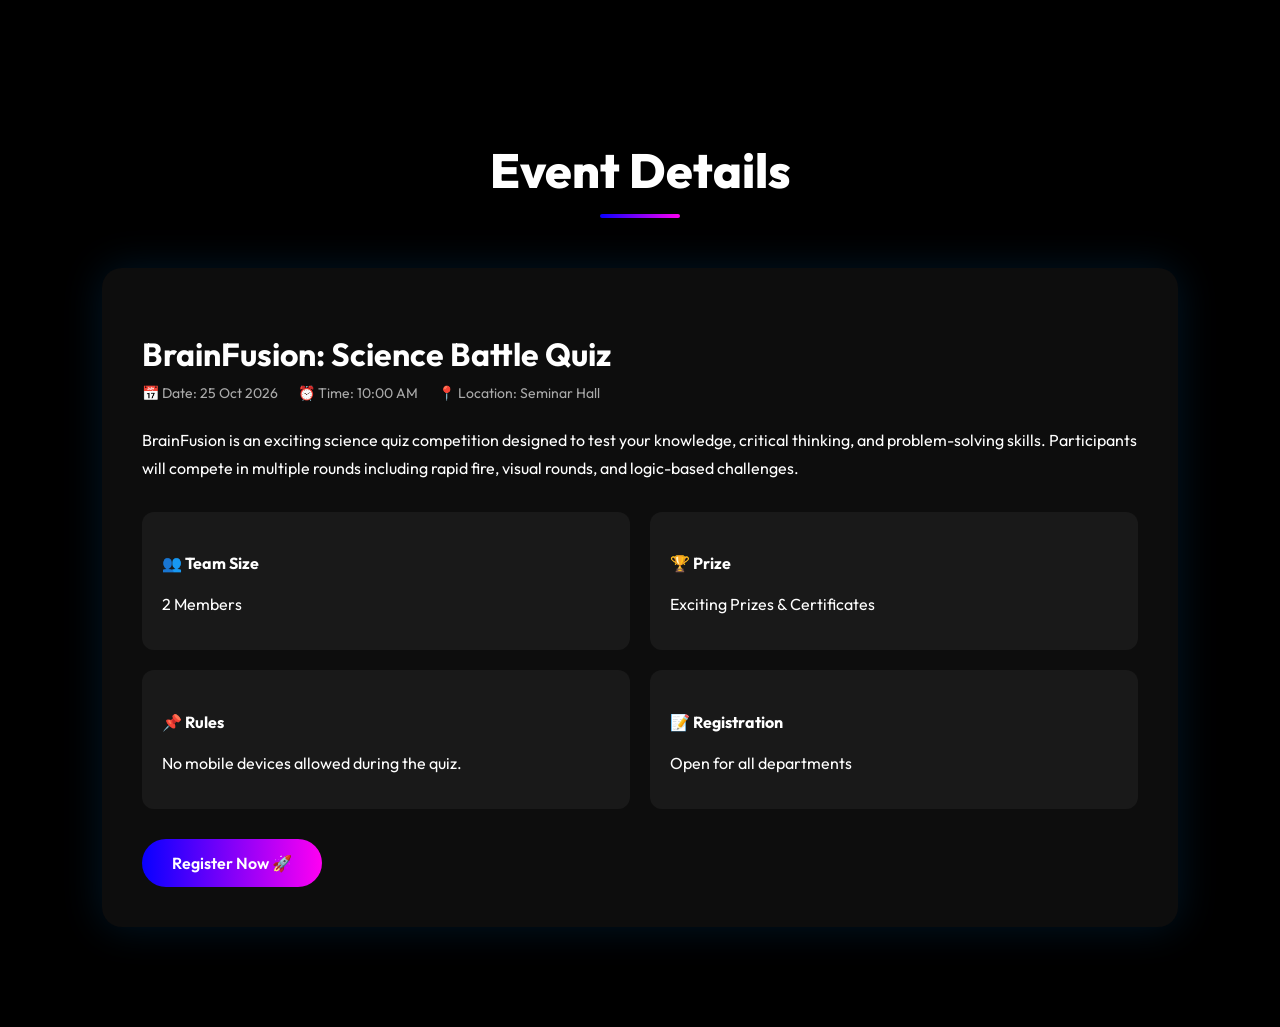
<file: event.html>
<!DOCTYPE html>
<html lang="en">
<head>
<meta charset="UTF-8">
<meta name="viewport" content="width=device-width, initial-scale=1.0">

<title>Event Details</title>

<link href="https://fonts.googleapis.com/css2?family=Outfit:wght@300;400;600;800&display=swap" rel="stylesheet">

<style>

/* ================= GLOBAL ================= */
body {
  margin: 0;
  font-family: 'Outfit', sans-serif;
  background: #000;
  color: #fff;
}

/* ================= SECTION ================= */
.event-details {
  padding: 100px 8%;
  max-width: 1200px;
  margin: auto;
}

/* ================= HEADING ================= */
.section-heading {
  font-size: 48px;
  font-weight: 800;
  text-align: center;
  margin-bottom: 50px;
  position: relative;
}

.section-heading::after {
  content: "";
  width: 80px;
  height: 4px;
  margin: 14px auto 0;
  display: block;
  background: linear-gradient(90deg, #0800ff, #ff00f2);
  border-radius: 4px;
}

/* ================= CARD ================= */
.event-card {
  background: rgba(255,255,255,0.05);
  border-radius: 20px;
  padding: 40px;
  backdrop-filter: blur(10px);
  box-shadow: 0 0 40px rgba(0,150,255,0.15);
}

/* ================= EVENT TITLE ================= */
.event-title {
  font-size: 32px;
  font-weight: 700;
  margin-bottom: 10px;
}

/* ================= META INFO ================= */
.event-meta {
  display: flex;
  flex-wrap: wrap;
  gap: 20px;
  margin-bottom: 25px;
  font-size: 14px;
  color: #aaa;
}

/* ================= DESCRIPTION ================= */
.event-description {
  line-height: 1.7;
  font-size: 16px;
  margin-bottom: 30px;
}

/* ================= DETAILS GRID ================= */
.details-grid {
  display: grid;
  grid-template-columns: repeat(2, 1fr);
  gap: 20px;
  margin-bottom: 30px;
}

.detail-box {
  background: rgba(255,255,255,0.05);
  padding: 20px;
  border-radius: 12px;
}

/* ================= BUTTON ================= */
.register-btn {
  display: inline-block;
  padding: 14px 30px;
  background: linear-gradient(90deg, #0800ff, #ff00f2);
  color: #fff;
  text-decoration: none;
  border-radius: 30px;
  font-weight: 600;
  transition: 0.3s;
}

.register-btn:hover {
  transform: scale(1.05);
  box-shadow: 0 0 20px rgba(255,0,255,0.6);
}

/* ================= MOBILE ================= */
@media (max-width: 600px) {

  .section-heading {
    font-size: 28px;
  }

  .event-card {
    padding: 25px;
  }

  .event-title {
    font-size: 22px;
  }

  .details-grid {
    grid-template-columns: 1fr;
  }

}

</style>
</head>

<body>

<section class="event-details">

  <h1 class="section-heading">Event Details</h1>

  <div class="event-card">

    <h2 class="event-title">BrainFusion: Science Battle Quiz</h2>

    <div class="event-meta">
      <span>📅 Date: 25 Oct 2026</span>
      <span>⏰ Time: 10:00 AM</span>
      <span>📍 Location: Seminar Hall</span>
    </div>

    <p class="event-description">
      BrainFusion is an exciting science quiz competition designed to test your knowledge,
      critical thinking, and problem-solving skills. Participants will compete in multiple rounds
      including rapid fire, visual rounds, and logic-based challenges.
    </p>

    <div class="details-grid">

      <div class="detail-box">
        <h4>👥 Team Size</h4>
        <p>2 Members</p>
      </div>

      <div class="detail-box">
        <h4>🏆 Prize</h4>
        <p>Exciting Prizes & Certificates</p>
      </div>

      <div class="detail-box">
        <h4>📌 Rules</h4>
        <p>No mobile devices allowed during the quiz.</p>
      </div>

      <div class="detail-box">
        <h4>📝 Registration</h4>
        <p>Open for all departments</p>
      </div>

    </div>

    <a href="#" class="register-btn">Register Now 🚀</a>

  </div>

</section>

</body>
</html>
</file>
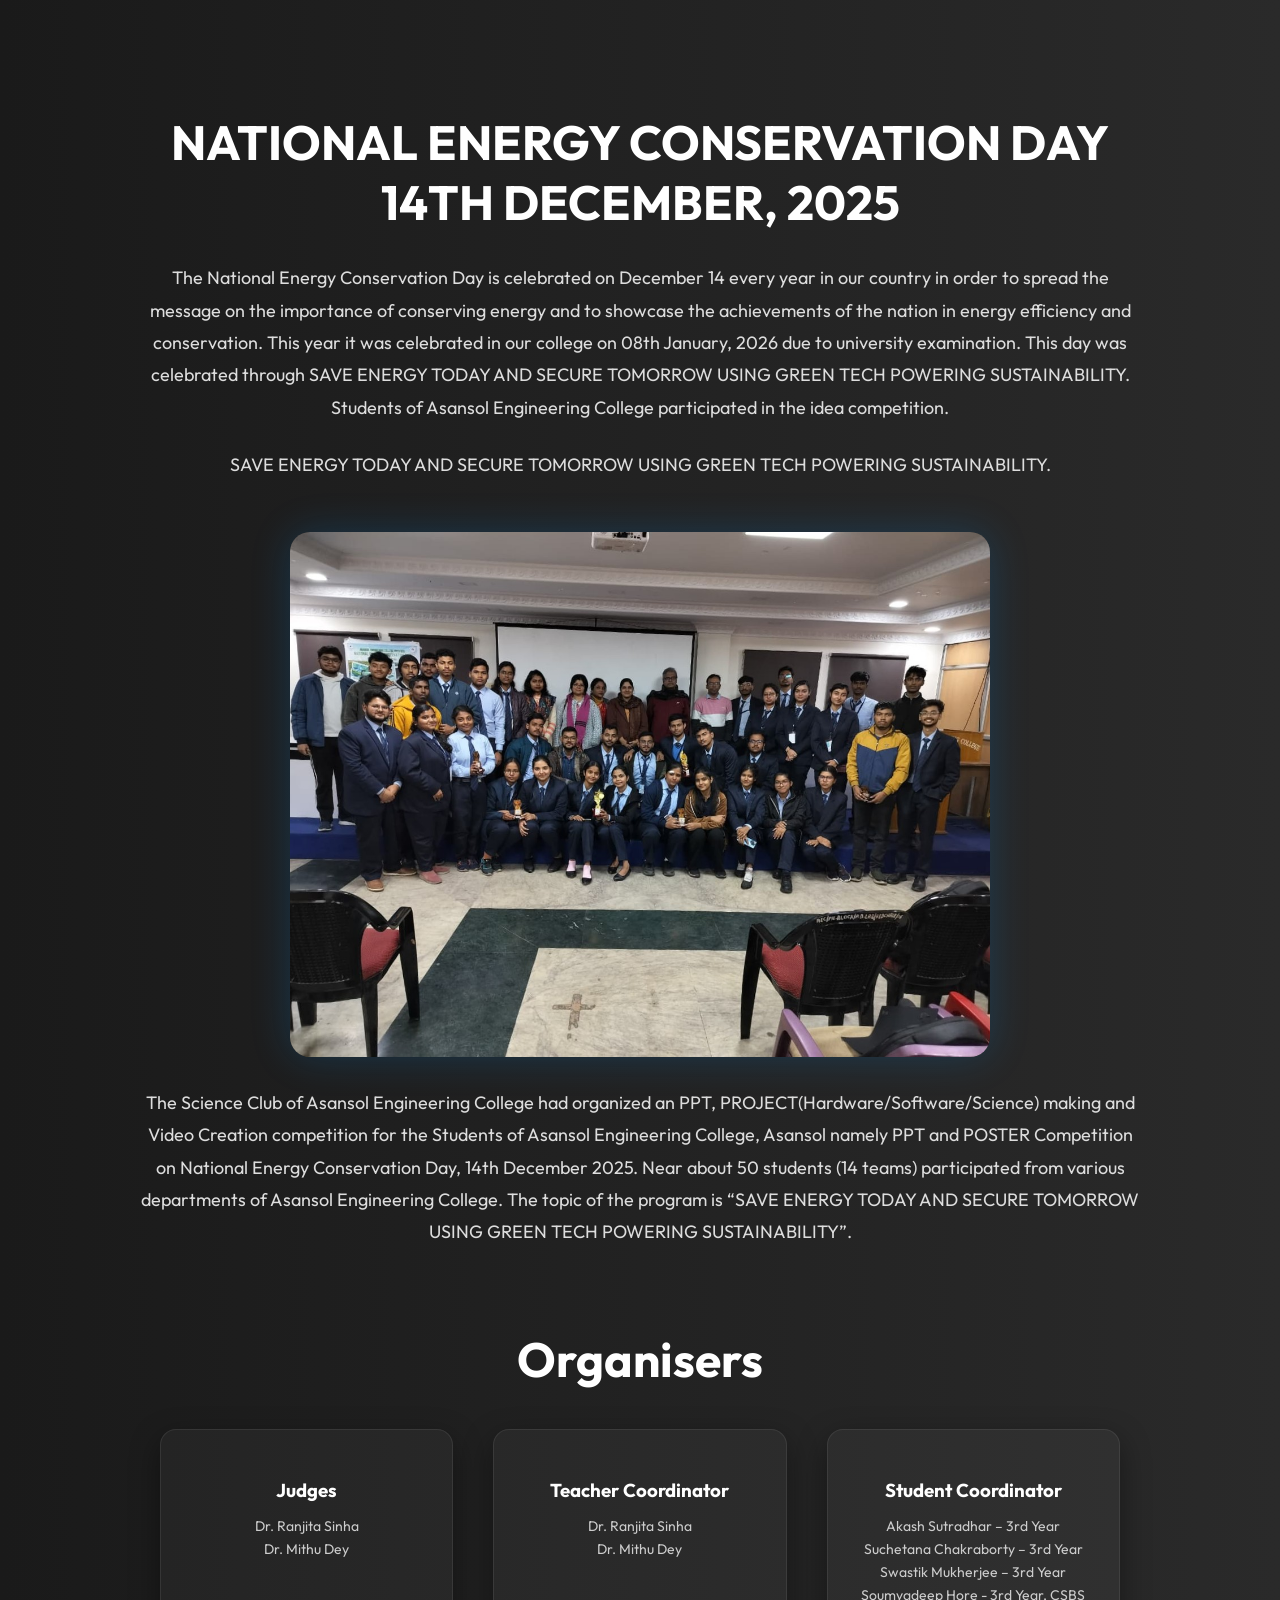
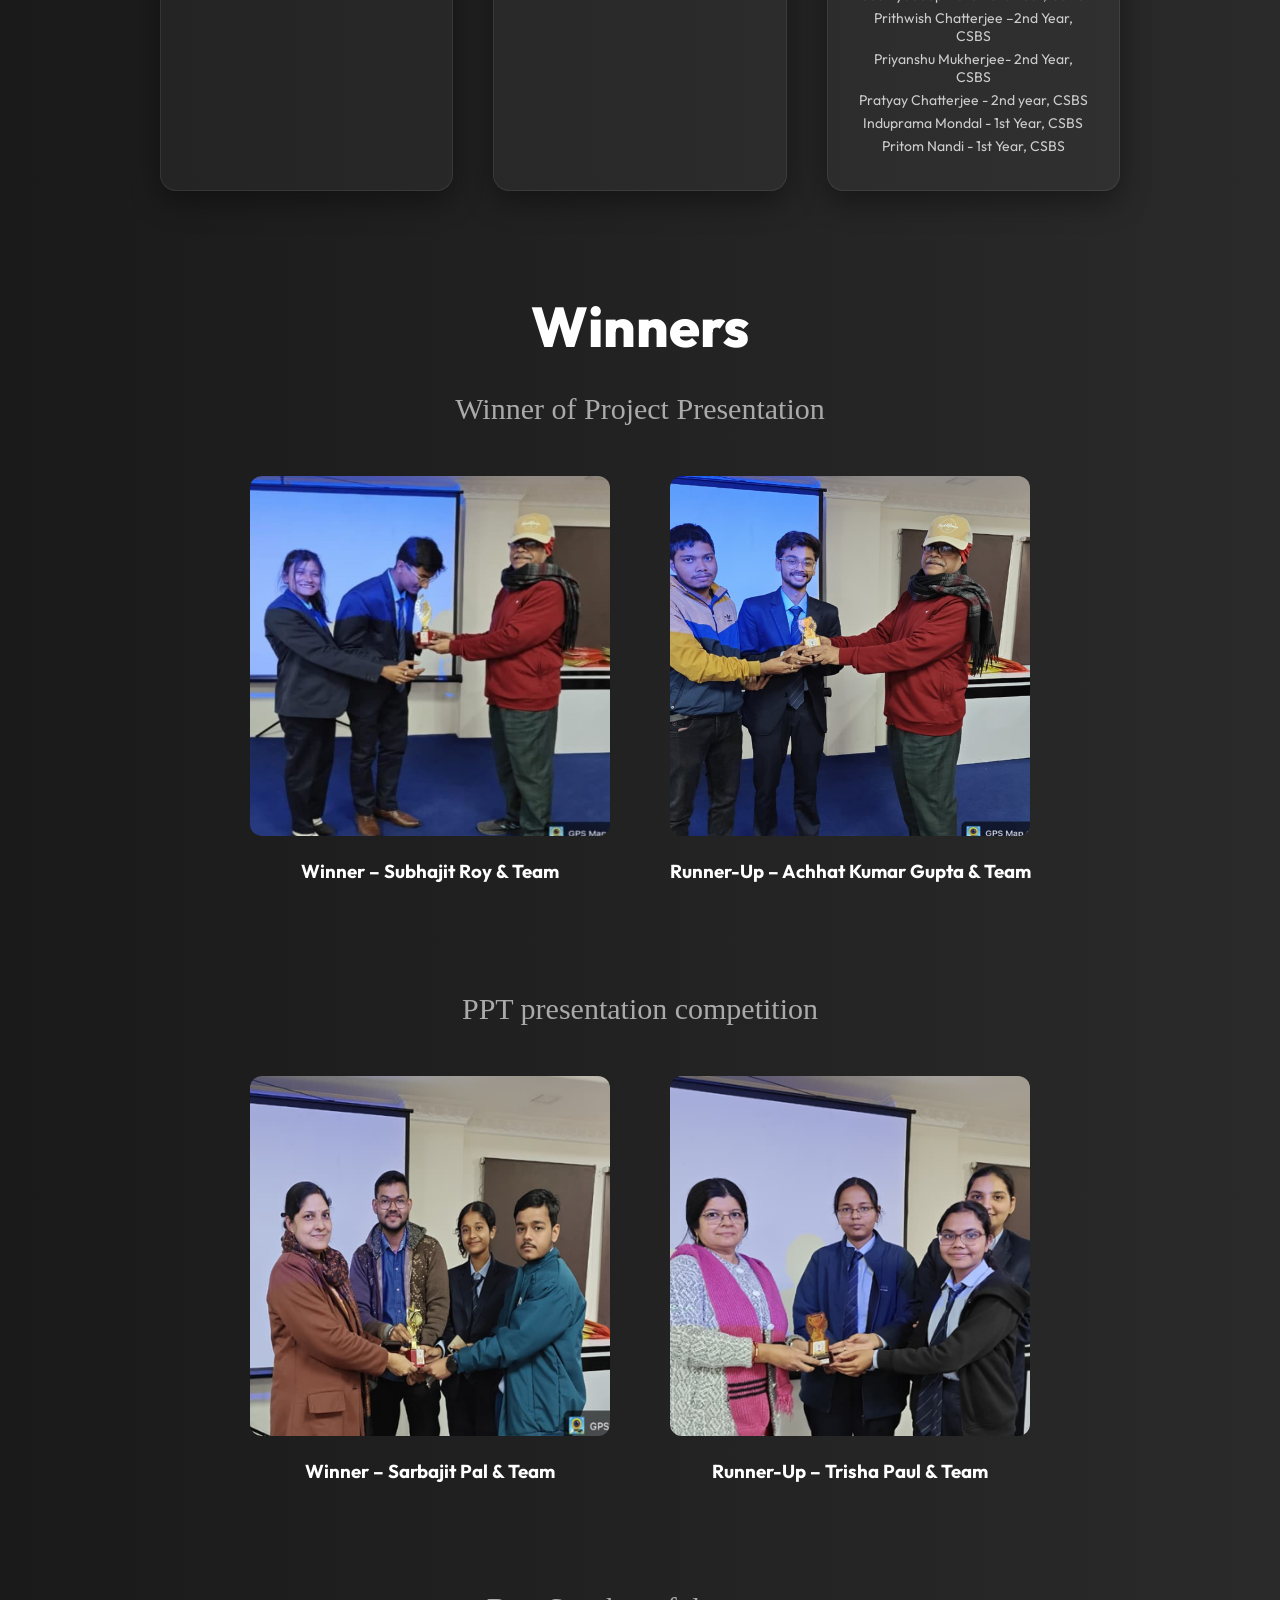
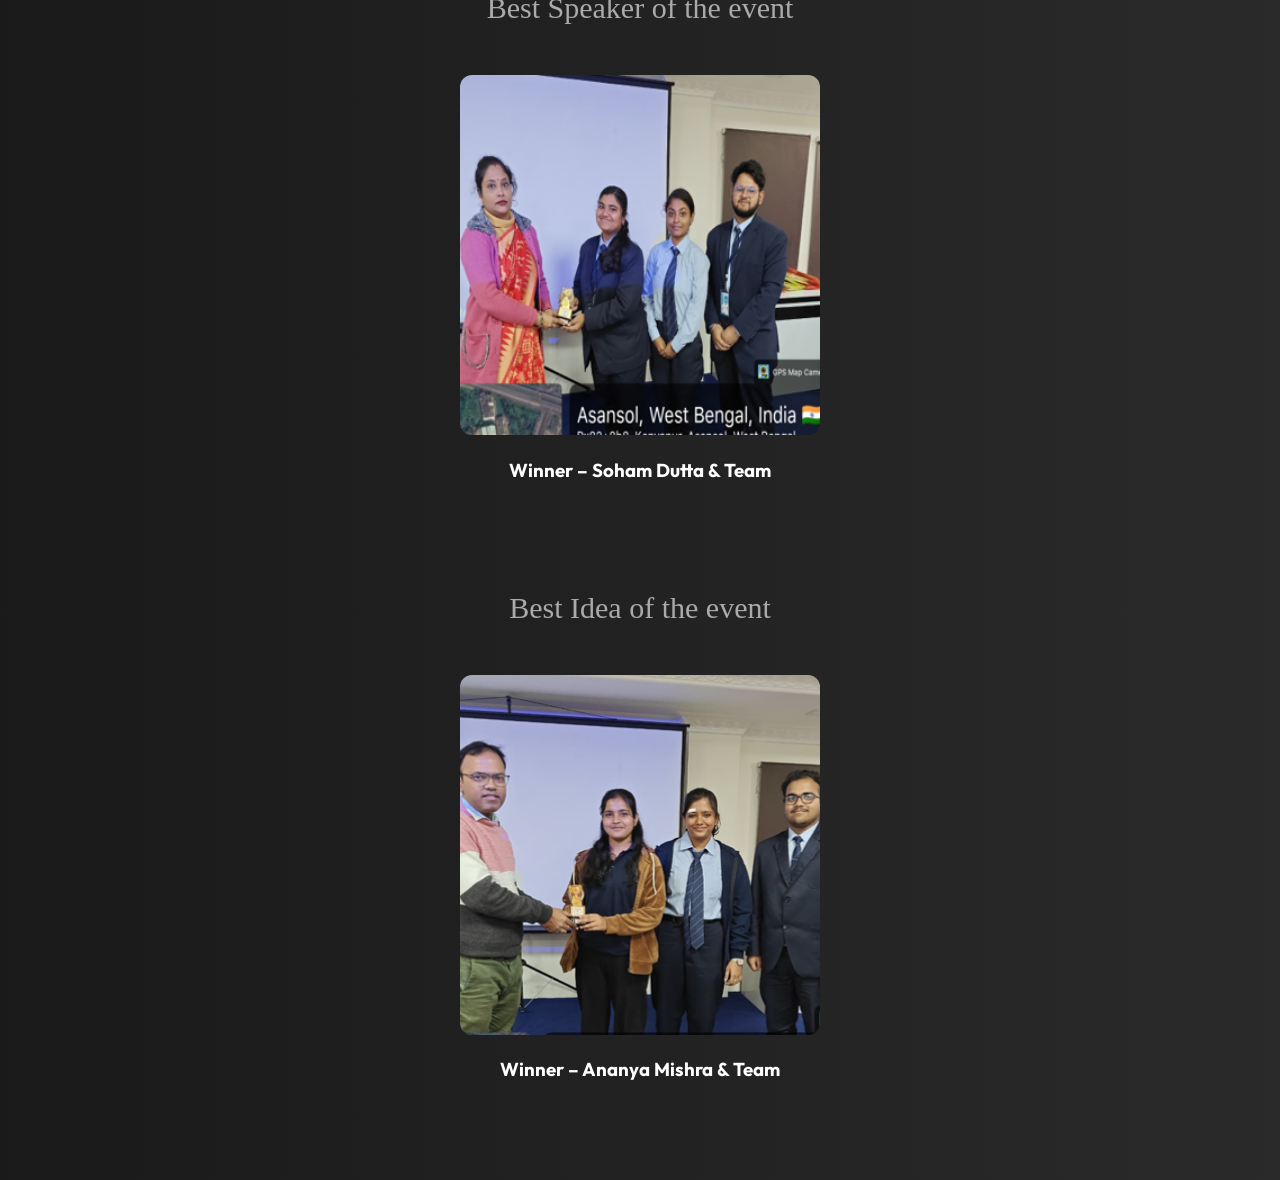
<file: event2025.html>
<!DOCTYPE html>
<html lang="en">
<head>
<meta charset="UTF-8">
<meta name="viewport" content="width=device-width, initial-scale=1.0">

<title>National Energy Conservation Day</title>

<link href="https://fonts.googleapis.com/css2?family=Outfit:wght@300;400;600;800&display=swap" rel="stylesheet">

<style>

/* ================= GLOBAL ================= */
body {
  margin: 0;
  font-family: 'Outfit', sans-serif;
  background: linear-gradient(to right, #1a1a1a, #2a2a2a);
  color: #fff;
}

/* ================= CONTAINER ================= */
.container {
  max-width: 1000px;
  margin: auto;
  padding: 80px 20px;
  text-align: center;
}

/* ================= TEXT ================= */
.title {
  font-size: 48px;
  font-weight: 700;
  margin-bottom: 30px;
}

.content {
  font-size: 18px;
  line-height: 1.8;
  color: #ddd;
  margin-bottom: 25px;
}

/* ================= IMAGE ================= */
.event-image {
  margin: 50px 0 30px;
  display: flex;
  justify-content: center;
}

.event-image img {
  width: 100%;
  max-width: 700px;
  border-radius: 20px;
  box-shadow: 0 0 40px rgba(0,150,255,0.2);
}

/* ================= ORGANISERS ================= */
.sub-heading {
  text-align: center;
  font-size: 48px;
  font-weight: 700;
  margin: 80px 0 40px;
}

.organisers {
  display: grid;
  grid-template-columns: repeat(3, 1fr);
  gap: 40px;
  max-width: 1100px;
  margin: auto;
  padding: 0 20px;
}

.org-card {
  background: rgba(255,255,255,0.04);
  padding: 30px;
  border-radius: 16px;
  border: 1px solid rgba(255,255,255,0.08);
  text-align: center;
  box-shadow: 0 10px 30px rgba(0,0,0,0.4);
  transition: 0.3s;
}

.org-card:hover {
  transform: translateY(-8px);
}

.org-card h3 {
  margin-bottom: 15px;
}

.org-card p {
  font-size: 14px;
  color: #ccc;
  margin: 5px 0;
}

/* ================= WINNERS ================= */
.winners-title {
  text-align: center;
  font-size: 56px;
  font-weight: 800;
  margin: 100px 0 10px;
}

/* 🔥 CLEAN SUB HEADING (NO BOX) */
.winner-sub {
  text-align: center;
  font-size: 30px;
  font-family:'Times New Roman', Times, serif;
  color: #aaa;
  margin-bottom: 50px;
}

/* GRID */
.winner-grid {
  display: flex;
  justify-content: center;
  gap: 60px;
  flex-wrap: wrap;
}

.winner-card {
  text-align: center;
}

.winner-card img {
  width: 360px;
  height: 360px;
  object-fit: cover;
  border-radius: 12px;
  background: #4f76b8;
}

.winner-card p {
  margin-top: 10px;
  font-size: 14px;
  color: #ccc;
}

/* ================= MOBILE ================= */
@media (max-width: 768px) {

  .organisers {
    grid-template-columns: 1fr;
  }

  .winner-grid {
    flex-direction: column;
    align-items: center;
  }

  .winners-title {
    font-size: 32px;
  }

  .sub-heading {
    font-size: 30px;
  }

}

</style>
</head>

<body>

<div class="container">

  <h1 class="title">
    NATIONAL ENERGY CONSERVATION DAY 14TH DECEMBER, 2025
  </h1>

  <p class="content">
    The National Energy Conservation Day is celebrated on December 14 every year in our country in order to spread the message on the importance of conserving energy and to showcase the achievements of the nation in energy efficiency and conservation. This year it was celebrated in our college on 08th January, 2026 due to university examination.

This day was celebrated through SAVE ENERGY TODAY AND SECURE TOMORROW USING GREEN TECH POWERING SUSTAINABILITY. Students of Asansol Engineering College participated in the idea competition.

  </p>

  <p class="content">
    SAVE ENERGY TODAY AND SECURE TOMORROW USING GREEN TECH POWERING SUSTAINABILITY.
  </p>

  <div class="event-image">
    <img src="assets/Event/grp.jpg" alt="">
  </div>

  <p class="content">
    The Science Club of Asansol Engineering College had organized an PPT, PROJECT(Hardware/Software/Science) making and Video Creation competition for the Students of Asansol Engineering College, Asansol namely PPT and POSTER                      Competition on National Energy Conservation Day, 14th December 2025. Near about 50 students (14 teams) participated from various departments of Asansol    Engineering College. The topic of the program is “SAVE ENERGY TODAY AND SECURE TOMORROW USING GREEN TECH POWERING SUSTAINABILITY”.
  </p>

  <!-- ORGANISERS -->
  <h2 class="sub-heading">Organisers</h2>

  <div class="organisers">

    <div class="org-card">
      <h3>Judges</h3>
      <p>Dr. Ranjita Sinha</p>
      <p>Dr. Mithu Dey</p>
    </div>

    <div class="org-card">
      <h3>Teacher Coordinator</h3>
      <p>Dr. Ranjita Sinha</p>
      <p>Dr. Mithu Dey</p>
    </div>

    <div class="org-card">
      <h3>Student Coordinator</h3>
      <p>Akash Sutradhar – 3rd Year</p>
      <p>Suchetana Chakraborty – 3rd Year</p>
      <p>Swastik Mukherjee – 3rd Year</p>
      <p>Soumyadeep Hore - 3rd Year, CSBS</p>
      <p>Prithwish Chatterjee –2nd Year, CSBS</p>
      <p>Priyanshu Mukherjee- 2nd Year, CSBS</p>
      <p>Pratyay Chatterjee - 2nd year, CSBS </p>
      <p>Induprama Mondal - 1st Year, CSBS</p>
      <p>Pritom Nandi - 1st Year, CSBS</p>
    </div>

  </div>

  <!-- WINNERS -->
  <h2 class="winners-title">Winners</h2>

  <p class="winner-sub">
    Winner of Project Presentation
  </p>

  <div class="winner-grid">

    <div class="winner-card">
      <img src="assets/Event/1st.png" alt="">
      <h3>Winner – Subhajit Roy & Team</h3>
      <p>
    </div>

    <div class="winner-card">
      <img src="assets/Event/2nd.png" alt="">
      <h3>Runner-Up – Achhat Kumar Gupta & Team</h3>
    </div>

  </div>
  <br>
  <br>
  <br>
  <p class="winner-sub">
    PPT presentation competition
  </p>

  <div class="winner-grid">

    <div class="winner-card">
      <img src="assets/Event/ppt1.png" alt="">
      <h3>Winner – Sarbajit Pal & Team</h3>
      <p>
    </div>

    <div class="winner-card">
      <img src="assets/Event/pp2.png" alt="">
      <h3>Runner-Up – Trisha Paul & Team</h3>
    </div>

  </div>


  <br>
  <br>
  <br>
  <p class="winner-sub">
    Best Speaker of the event 
  </p>

  <div class="winner-grid">

    <div class="winner-card">
      <img src="assets/Event/speaker.png" alt="">
      <h3>Winner – Soham Dutta & Team </h3>
      <p>
    </div>

  </div>
  <br>
  <br>
  <br>
<p class="winner-sub">
   Best Idea of the event
  </p>

  <div class="winner-grid">

    <div class="winner-card">
      <img src="assets/Event/idea.png" alt="">
      <h3>Winner – Ananya Mishra & Team </h3>
      <p>
    </div>
</div>

</body>
</html>
</file>
